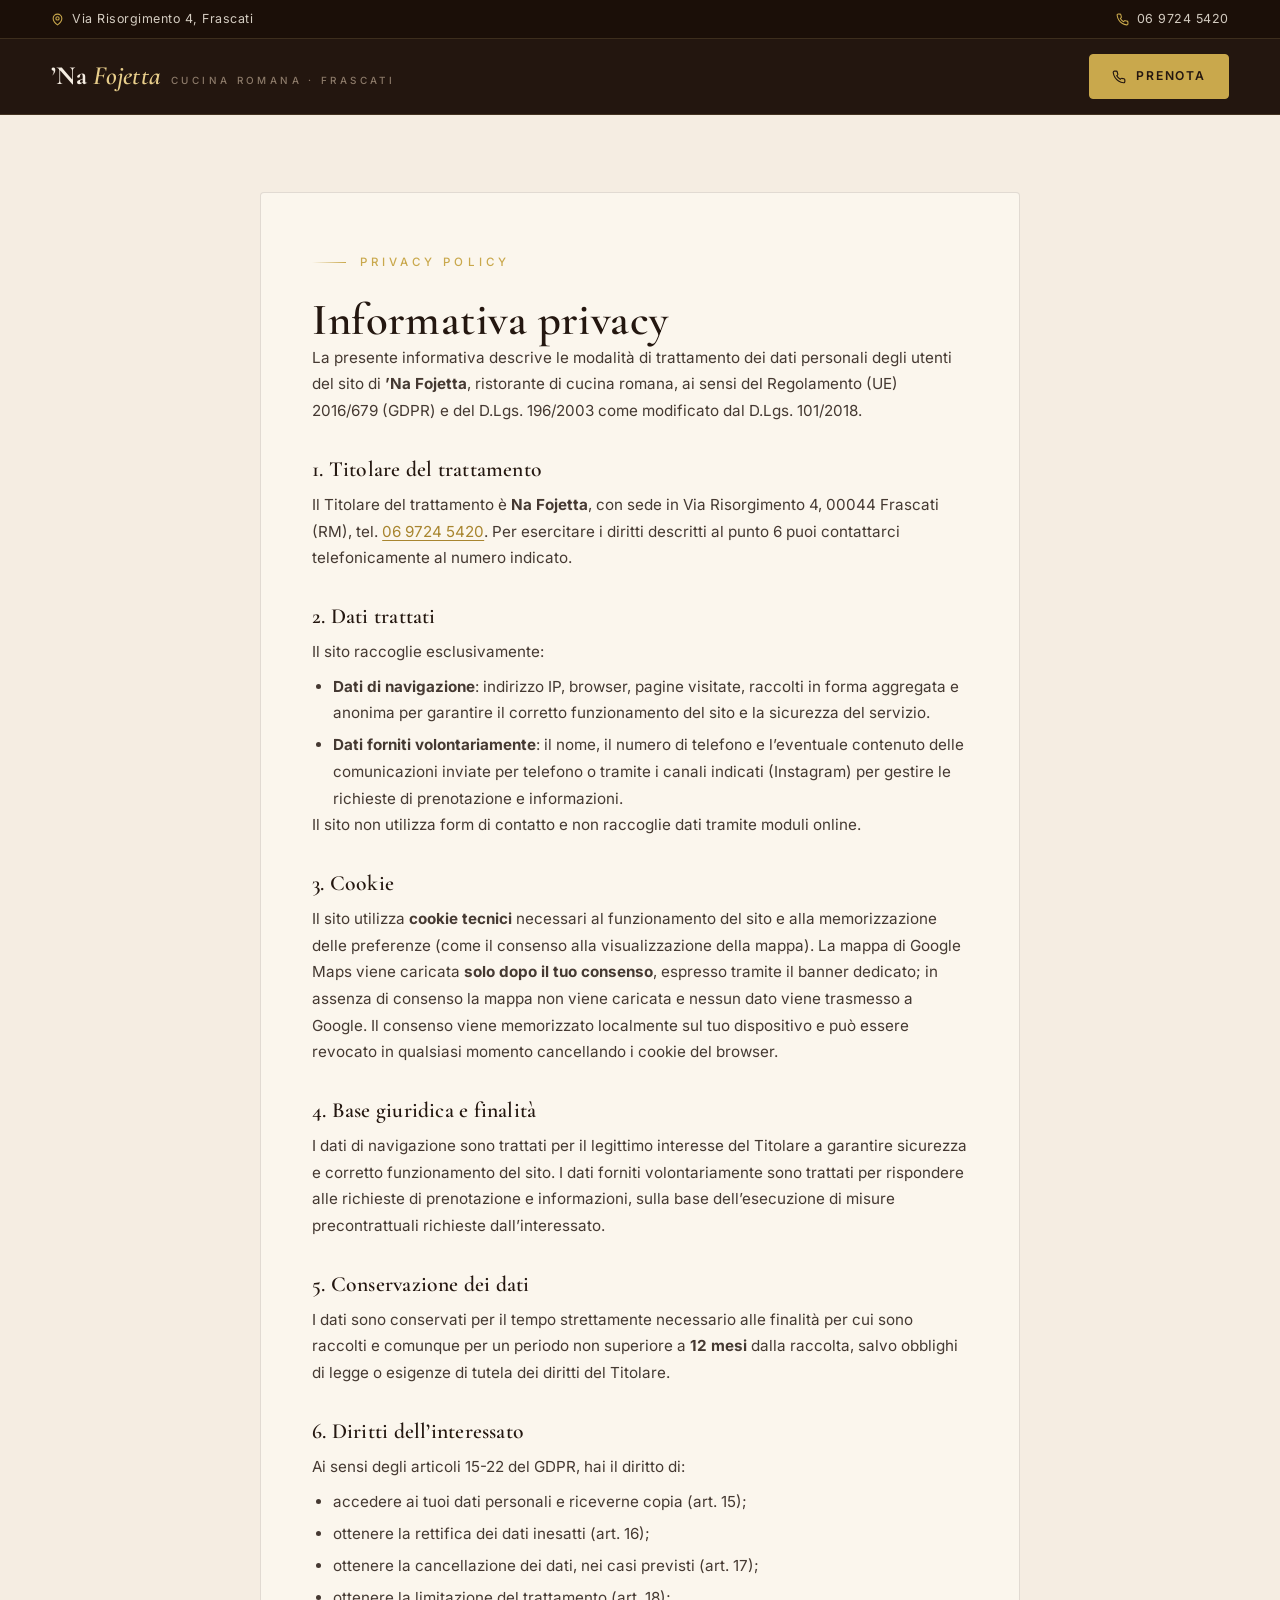
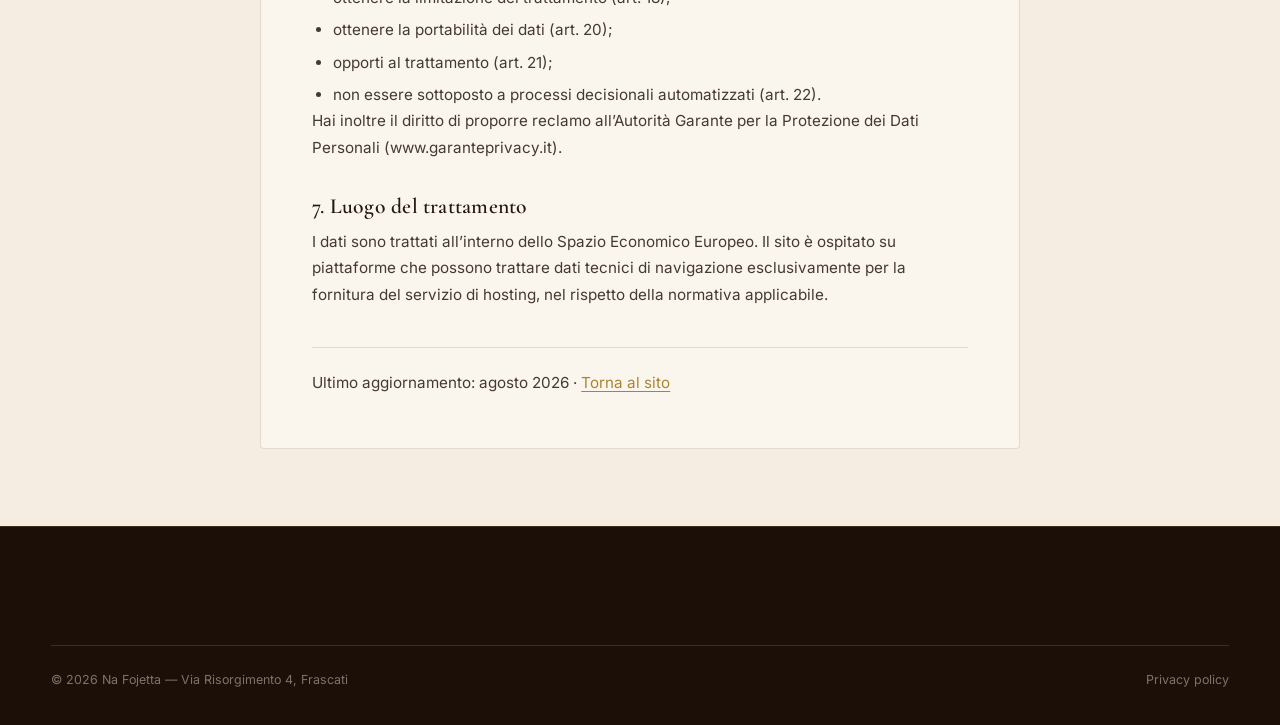
<file: privacy.html>
<!DOCTYPE html>
<html lang="it">
<head>
  <meta charset="UTF-8">
  <meta name="viewport" content="width=device-width, initial-scale=1.0">
  <title>Privacy policy — Na Fojetta, Frascati</title>
  <meta name="description" content="Privacy policy del sito di Na Fojetta, ristorante di cucina romana in Via Risorgimento 4, Frascati: dati trattati, cookie, diritti dell'interessato.">
  <link rel="canonical" href="https://nafojetta.example.com/privacy.html">
  <meta name="robots" content="index, follow">
  <link rel="preload" as="font" type="font/woff2" crossorigin href="fonts/font-02.woff2">
  <link rel="preload" as="font" type="font/woff2" crossorigin href="fonts/font-05.woff2">
  <link rel="stylesheet" href="css/variables.css">
  <link rel="stylesheet" href="css/base.css">
  <link rel="stylesheet" href="css/components.css">
  <link rel="stylesheet" href="fonts/fonts.css">
</head>
<body>

  <a class="skip-link" href="#main">Salta al contenuto</a>

  <div class="topbar">
    <div class="container topbar__inner">
      <span class="topbar__item topbar__addr">
        <svg width="13" height="13" viewBox="0 0 24 24" fill="none" stroke="currentColor" stroke-width="2" aria-hidden="true"><path d="M20 10c0 6-8 12-8 12S4 16 4 10a8 8 0 1 1 16 0Z"/><circle cx="12" cy="10" r="3"/></svg>
        Via Risorgimento 4, Frascati
      </span>
      <a class="topbar__item topbar__tel" href="tel:+390697245420">
        <svg width="13" height="13" viewBox="0 0 24 24" fill="none" stroke="currentColor" stroke-width="2" aria-hidden="true"><path d="M22 16.9v3a2 2 0 0 1-2.2 2 19.8 19.8 0 0 1-8.6-3.1 19.5 19.5 0 0 1-6-6A19.8 19.8 0 0 1 2.1 4.2 2 2 0 0 1 4.1 2h3a2 2 0 0 1 2 1.7c.1 1 .4 2 .7 2.9a2 2 0 0 1-.4 2.1L8.1 10a16 16 0 0 0 6 6l1.3-1.3a2 2 0 0 1 2.1-.4c.9.3 1.9.6 2.9.7a2 2 0 0 1 1.6 2Z"/></svg>
        06 9724 5420
      </a>
    </div>
  </div>

  <header class="header">
    <div class="container header__inner">
      <a class="brand" href="index.html" aria-label="Na Fojetta — torna alla home">
        <span class="brand__name">&rsquo;Na <em>Fojetta</em></span>
        <span class="brand__tag">Cucina romana · Frascati</span>
      </a>
      <nav class="nav" aria-label="Navigazione">
        <a class="btn btn-gold nav__cta" href="tel:+390697245420">
          <svg width="14" height="14" viewBox="0 0 24 24" fill="none" stroke="currentColor" stroke-width="2" aria-hidden="true"><path d="M22 16.9v3a2 2 0 0 1-2.2 2 19.8 19.8 0 0 1-8.6-3.1 19.5 19.5 0 0 1-6-6A19.8 19.8 0 0 1 2.1 4.2 2 2 0 0 1 4.1 2h3a2 2 0 0 1 2 1.7c.1 1 .4 2 .7 2.9a2 2 0 0 1-.4 2.1L8.1 10a16 16 0 0 0 6 6l1.3-1.3a2 2 0 0 1 2.1-.4c.9.3 1.9.6 2.9.7a2 2 0 0 1 1.6 2Z"/></svg>
          Prenota
        </a>
      </nav>
    </div>
  </header>

  <main id="main" class="page">
    <div class="container">
      <div class="page__card">
        <span class="eyebrow">Privacy policy</span>
        <h1>Informativa privacy</h1>
        <p>La presente informativa descrive le modalità di trattamento dei dati personali degli utenti del sito di <strong>&rsquo;Na Fojetta</strong>, ristorante di cucina romana, ai sensi del Regolamento (UE) 2016/679 (GDPR) e del D.Lgs. 196/2003 come modificato dal D.Lgs. 101/2018.</p>

        <h2>1. Titolare del trattamento</h2>
        <p>Il Titolare del trattamento è <strong>Na Fojetta</strong>, con sede in Via Risorgimento 4, 00044 Frascati (RM), tel. <a href="tel:+390697245420">06 9724 5420</a>. Per esercitare i diritti descritti al punto 6 puoi contattarci telefonicamente al numero indicato.</p>

        <h2>2. Dati trattati</h2>
        <p>Il sito raccoglie esclusivamente:</p>
        <ul>
          <li><strong>Dati di navigazione</strong>: indirizzo IP, browser, pagine visitate, raccolti in forma aggregata e anonima per garantire il corretto funzionamento del sito e la sicurezza del servizio.</li>
          <li><strong>Dati forniti volontariamente</strong>: il nome, il numero di telefono e l&rsquo;eventuale contenuto delle comunicazioni inviate per telefono o tramite i canali indicati (Instagram) per gestire le richieste di prenotazione e informazioni.</li>
        </ul>
        <p>Il sito non utilizza form di contatto e non raccoglie dati tramite moduli online.</p>

        <h2>3. Cookie</h2>
        <p>Il sito utilizza <strong>cookie tecnici</strong> necessari al funzionamento del sito e alla memorizzazione delle preferenze (come il consenso alla visualizzazione della mappa). La mappa di Google Maps viene caricata <strong>solo dopo il tuo consenso</strong>, espresso tramite il banner dedicato; in assenza di consenso la mappa non viene caricata e nessun dato viene trasmesso a Google. Il consenso viene memorizzato localmente sul tuo dispositivo e può essere revocato in qualsiasi momento cancellando i cookie del browser.</p>

        <h2>4. Base giuridica e finalità</h2>
        <p>I dati di navigazione sono trattati per il legittimo interesse del Titolare a garantire sicurezza e corretto funzionamento del sito. I dati forniti volontariamente sono trattati per rispondere alle richieste di prenotazione e informazioni, sulla base dell&rsquo;esecuzione di misure precontrattuali richieste dall&rsquo;interessato.</p>

        <h2>5. Conservazione dei dati</h2>
        <p>I dati sono conservati per il tempo strettamente necessario alle finalità per cui sono raccolti e comunque per un periodo non superiore a <strong>12 mesi</strong> dalla raccolta, salvo obblighi di legge o esigenze di tutela dei diritti del Titolare.</p>

        <h2>6. Diritti dell&rsquo;interessato</h2>
        <p>Ai sensi degli articoli 15-22 del GDPR, hai il diritto di:</p>
        <ul>
          <li>accedere ai tuoi dati personali e riceverne copia (art. 15);</li>
          <li>ottenere la rettifica dei dati inesatti (art. 16);</li>
          <li>ottenere la cancellazione dei dati, nei casi previsti (art. 17);</li>
          <li>ottenere la limitazione del trattamento (art. 18);</li>
          <li>ottenere la portabilità dei dati (art. 20);</li>
          <li>opporti al trattamento (art. 21);</li>
          <li>non essere sottoposto a processi decisionali automatizzati (art. 22).</li>
        </ul>
        <p>Hai inoltre il diritto di proporre reclamo all&rsquo;Autorità Garante per la Protezione dei Dati Personali (www.garanteprivacy.it).</p>

        <h2>7. Luogo del trattamento</h2>
        <p>I dati sono trattati all&rsquo;interno dello Spazio Economico Europeo. Il sito è ospitato su piattaforme che possono trattare dati tecnici di navigazione esclusivamente per la fornitura del servizio di hosting, nel rispetto della normativa applicabile.</p>

        <p class="page__meta">Ultimo aggiornamento: agosto 2026 · <a href="index.html">Torna al sito</a></p>
      </div>
    </div>
  </main>

  <footer class="footer">
    <div class="container">
      <div class="footer__bottom">
        <span>© 2026 Na Fojetta — Via Risorgimento 4, Frascati</span>
        <a href="privacy.html">Privacy policy</a>
      </div>
    </div>
  </footer>

</body>
</html>
</file>
<file: css/variables.css>
/* ============================================================
   'NA FOJETTA — Frascati · Cucina romana
   Design system — 6 token di brand (antico tinello, vintage caldo)
   Fonte di verità dei token: questo file. Un blocco :root identico
   è inlined nel <head> di index.html come critical CSS.
   ============================================================ */

:root {
  /* 2 toni di fondo scuri */
  --ink: #241710;        /* marrone notte — sfondo principale scuro */
  --marble: #332319;     /* marrone card su fondo scuro */

  /* accent + accent chiaro */
  --gold: #C9A84C;       /* oro vecchio */
  --gold-soft: #E8CE8B;  /* oro chiaro */

  /* testo + muted */
  --ivory: #F5EDE2;      /* crema — testo principale / sfondi chiari */
  --muted: #8D7B6A;      /* marrone grigio — testo secondario */

  /* derivati interni (non token) */
  --ivory-deep: #EDE2D0;   /* crema più profonda per bordi/sfondi alternati */
  --ivory-panel: #FBF6ED;  /* card su sfondi chiari */
  --line-dark: rgba(232, 206, 139, 0.16);
  --line-light: rgba(36, 23, 16, 0.12);
  --shadow-card: 0 18px 44px rgba(36, 23, 16, 0.14);
  --shadow-card-dark: 0 18px 44px rgba(0, 0, 0, 0.34);

  /* tipografia */
  --font-display: 'Cormorant Garamond', 'Georgia', serif;
  --font-body: 'Inter', 'Segoe UI', sans-serif;

  /* layout */
  --header-h: 76px;
  --header-h-mobile: 64px;
  --container: 1180px;
  --radius: 4px;
  --radius-lg: 10px;
  --ease-out: cubic-bezier(0.22, 1, 0.36, 1);

  /* z-index ladder */
  --z-header: 1000;
  --z-menu: 990;
  --z-progress: 1001;
  --z-sticky-cta: 980;
  --z-cookie: 1100;
  --z-lightbox: 1200;
}

::selection {
  background: var(--gold);
  color: var(--ink);
}

:focus-visible {
  outline: 2px solid var(--gold);
  outline-offset: 3px;
}
</file>
<file: css/base.css>
/* ============================================================
   'NA FOJETTA — base.css
   Reset, tipografia, layout, bottoni, elementi globali.
   ============================================================ */

*, *::before, *::after {
  box-sizing: border-box;
  margin: 0;
  padding: 0;
}

html {
  -webkit-text-size-adjust: 100%;
  scroll-padding-top: calc(var(--header-h) + 16px);
}

body {
  font-family: var(--font-body);
  font-weight: 400;
  font-size: 1rem;
  line-height: 1.7;
  color: var(--ivory);
  background: var(--ink);
  -webkit-font-smoothing: antialiased;
  overflow-x: hidden;
}

img {
  display: block;
  max-width: 100%;
  height: auto;
}

a {
  color: inherit;
  text-decoration: none;
}

ul, ol {
  list-style: none;
}

button {
  font-family: inherit;
  border: 0;
  background: none;
  cursor: pointer;
  color: inherit;
}

h1, h2, h3, h4 {
  font-family: var(--font-display);
  font-weight: 600;
  line-height: 1.12;
  letter-spacing: 0.01em;
}

h2 {
  font-size: clamp(2.1rem, 4.2vw, 3.3rem);
}

h3 {
  font-size: 1.45rem;
}

p + p {
  margin-top: 1rem;
}

/* ---------- Accessibilità ---------- */

.skip-link {
  position: fixed;
  top: -100px;
  left: 16px;
  z-index: 1300;
  padding: 10px 18px;
  background: var(--gold);
  color: var(--ink);
  font-weight: 600;
  font-size: 0.85rem;
  border-radius: var(--radius);
  transition: top 0.25s var(--ease-out);
}

.skip-link:focus {
  top: 14px;
}

.sr-only {
  position: absolute;
  width: 1px;
  height: 1px;
  padding: 0;
  margin: -1px;
  overflow: hidden;
  clip: rect(0 0 0 0);
  white-space: nowrap;
  border: 0;
}

/* ---------- Layout ---------- */

.container {
  width: min(var(--container), 92%);
  margin-inline: auto;
}

.section {
  padding: clamp(3.5rem, 7vw, 6rem) 0;
  position: relative;
}

.section--dark {
  background: var(--ink);
  color: var(--ivory);
}

.section--light {
  background: var(--ivory);
  color: var(--ink);
}

.section--marble {
  background: var(--marble);
  color: var(--ivory);
}

/* ---------- Eyebrow + hairline (pattern fisso) ---------- */

.eyebrow {
  display: inline-flex;
  align-items: center;
  gap: 14px;
  font-size: 0.72rem;
  font-weight: 500;
  letter-spacing: 0.35em;
  text-transform: uppercase;
  color: var(--gold);
  margin-bottom: 1.4rem;
}

.eyebrow::before {
  content: '';
  width: 34px;
  height: 1px;
  background: linear-gradient(90deg, transparent, var(--gold));
}

.hairline {
  height: 1px;
  width: 100%;
  max-width: 420px;
  margin: 2rem 0 0;
  background: linear-gradient(90deg, transparent, var(--gold), transparent);
  border: 0;
  opacity: 0.55;
}

.section-head {
  max-width: 640px;
  margin-bottom: clamp(2.6rem, 5vw, 4rem);
}

.section-head--center {
  margin-inline: auto;
  text-align: center;
}

.section-head--center .eyebrow {
  justify-content: center;
}

.section-head--center .eyebrow::before {
  display: none;
}

.section-head p {
  margin-top: 1.1rem;
  color: var(--muted);
  font-size: 1.02rem;
}

.section--dark .section-head p,
.section--marble .section-head p {
  color: rgba(245, 237, 226, 0.62);
}

/* Parola chiave in italic serif accent (copy scritto per l'evidenziazione) */
.accent {
  font-family: var(--font-display);
  font-style: italic;
  font-weight: 500;
  color: var(--gold);
}

.section--light .accent {
  color: #A8852F;
}

/* ---------- Bottoni ---------- */

.btn {
  position: relative;
  display: inline-flex;
  align-items: center;
  justify-content: center;
  gap: 10px;
  padding: 0.95rem 1.9rem;
  font-family: var(--font-body);
  font-size: 0.86rem;
  font-weight: 600;
  letter-spacing: 0.14em;
  text-transform: uppercase;
  border-radius: var(--radius);
  overflow: hidden;
  transition: background 0.35s var(--ease-out), color 0.35s var(--ease-out), border-color 0.35s var(--ease-out), box-shadow 0.35s var(--ease-out), transform 0.2s var(--ease-out);
}

.btn:active {
  transform: translateY(1px);
}

.btn svg {
  flex: 0 0 auto;
}

.btn-gold {
  background: var(--gold);
  color: var(--ink);
  border: 1px solid var(--gold);
}

.btn-gold::before {
  content: '';
  position: absolute;
  top: 0;
  left: -80%;
  width: 50%;
  height: 100%;
  background: linear-gradient(90deg, transparent, rgba(255, 255, 255, 0.28), transparent);
  transform: skewX(-25deg);
  transition: left 0.6s var(--ease-out);
}

.btn-gold:hover {
  background: transparent;
  color: var(--gold-soft);
  box-shadow: 0 0 0 1px rgba(201, 168, 76, 0.55) inset;
}

.btn-gold:hover::before {
  left: 130%;
}

.btn-outline {
  background: transparent;
  color: var(--ivory);
  border: 1px solid rgba(245, 237, 226, 0.35);
}

.btn-outline:hover {
  border-color: var(--gold);
  color: var(--gold-soft);
  box-shadow: 0 0 0 1px rgba(201, 168, 76, 0.35) inset;
}

.btn-outline--light {
  color: var(--ink);
  border-color: rgba(36, 23, 16, 0.35);
}

.btn-outline--light:hover {
  color: #A8852F;
  border-color: var(--gold);
}

.btn-lg {
  padding: 1.05rem 2.3rem;
  font-size: 0.92rem;
}

/* ---------- Immagini: fallback elegante + anti-CLS ---------- */

.img-fallback {
  background: linear-gradient(135deg, var(--marble) 0%, var(--ink) 55%, #4a3527 100%);
  position: relative;
  min-height: 220px;
}

.img-fallback::after {
  content: 'Na Fojetta';
  position: absolute;
  inset: 0;
  display: flex;
  align-items: center;
  justify-content: center;
  font-family: var(--font-display);
  font-style: italic;
  font-size: 2rem;
  color: var(--gold);
  opacity: 0.6;
}

/* ---------- Progress bar (CSS puro, scroll-driven) ---------- */

.progress-bar {
  position: fixed;
  top: 0;
  left: 0;
  right: 0;
  height: 3px;
  z-index: var(--z-progress);
  background: linear-gradient(90deg, var(--gold), var(--gold-soft));
  transform-origin: 0 50%;
  animation: progressGrow linear both;
  animation-timeline: scroll(root);
  animation-duration: auto;
  pointer-events: none;
}

@keyframes progressGrow {
  from { transform: scaleX(0); }
  to { transform: scaleX(1); }
}

@supports not (animation-timeline: scroll()) {
  .progress-bar {
    display: none;
  }
}

/* ---------- Reveal (pre-hide gestito da GSAP, mai in CSS) ---------- */

.reveal {
  will-change: opacity, transform;
}
</file>
<file: css/components.css>
/* ============================================================
   'NA FOJETTA — components.css (parte 1)
   Topbar, nav, menu mobile, hero, ticker, chi siamo.
   ============================================================ */

/* ---------- Topbar ---------- */

.topbar {
  background: #1B0F08;
  color: rgba(245, 237, 226, 0.85);
  font-size: 0.78rem;
  letter-spacing: 0.04em;
  border-bottom: 1px solid var(--line-dark);
}

.topbar__inner {
  display: flex;
  align-items: center;
  justify-content: space-between;
  gap: 1rem;
  min-height: 38px;
}

.topbar__left {
  display: flex;
  align-items: center;
  gap: 1.4rem;
  min-width: 0;
}

.topbar__item {
  display: inline-flex;
  align-items: center;
  gap: 0.5rem;
  white-space: nowrap;
}

.topbar__item svg {
  color: var(--gold);
}

.topbar__item a:hover {
  color: var(--gold-soft);
}

.topbar__addr {
  overflow: hidden;
  text-overflow: ellipsis;
}

/* ---------- Status pill ---------- */

.status-pill {
  display: inline-flex;
  align-items: center;
  gap: 8px;
  padding: 5px 12px;
  border-radius: 999px;
  font-size: 0.72rem;
  font-weight: 600;
  letter-spacing: 0.08em;
  text-transform: uppercase;
  border: 1px solid;
  white-space: nowrap;
}

.status-pill--topbar {
  font-size: 0.68rem;
  padding: 4px 10px;
}

.status-pill .dot {
  width: 7px;
  height: 7px;
  border-radius: 50%;
  flex: 0 0 auto;
}

.status-pill--open {
  color: #B9D48A;
  border-color: rgba(185, 212, 138, 0.4);
}

.status-pill--open .dot {
  background: #9CC469;
  animation: dotPulse 2s ease-in-out infinite;
}

.status-pill--closed {
  color: rgba(245, 237, 226, 0.55);
  border-color: rgba(245, 237, 226, 0.22);
}

.status-pill--closed .dot {
  background: var(--muted);
}

@keyframes dotPulse {
  0%, 100% { opacity: 1; transform: scale(1); }
  50% { opacity: 0.45; transform: scale(0.8); }
}

/* ---------- Header / Nav ---------- */

.header {
  position: sticky;
  top: 0;
  z-index: var(--z-header);
  height: var(--header-h);
  background: rgba(36, 23, 16, 0.86);
  -webkit-backdrop-filter: blur(14px);
  backdrop-filter: blur(14px);
  border-bottom: 1px solid var(--line-dark);
}

.header__inner {
  height: 100%;
  display: flex;
  align-items: center;
  justify-content: space-between;
  gap: 1.5rem;
}

.brand {
  display: flex;
  align-items: baseline;
  gap: 10px;
  line-height: 1;
}

.brand__name {
  font-family: var(--font-display);
  font-weight: 700;
  font-size: 1.65rem;
  letter-spacing: 0.01em;
  color: var(--ivory);
}

.brand__name em {
  font-style: italic;
  font-weight: 600;
  color: var(--gold-soft);
}

.brand__tag {
  font-size: 0.62rem;
  font-weight: 500;
  letter-spacing: 0.34em;
  text-transform: uppercase;
  color: var(--muted);
}

.nav {
  display: flex;
  align-items: center;
  gap: 2rem;
}

.nav__links {
  display: flex;
  align-items: center;
  gap: 1.7rem;
}

.nav__link {
  font-size: 0.8rem;
  font-weight: 500;
  letter-spacing: 0.16em;
  text-transform: uppercase;
  color: rgba(245, 237, 226, 0.78);
  position: relative;
  padding: 6px 0;
  transition: color 0.3s;
}

.nav__link::after {
  content: '';
  position: absolute;
  left: 0;
  bottom: 0;
  width: 100%;
  height: 1px;
  background: var(--gold);
  transform: scaleX(0);
  transform-origin: left;
  transition: transform 0.35s var(--ease-out);
}

.nav__link:hover {
  color: var(--ivory);
}

.nav__link:hover::after {
  transform: scaleX(1);
}

.nav__cta {
  padding: 0.7rem 1.4rem;
  font-size: 0.76rem;
}

/* ---------- Burger ---------- */

.burger {
  display: none;
  width: 44px;
  height: 44px;
  align-items: center;
  justify-content: center;
  gap: 0;
  border: 1px solid var(--line-dark);
  border-radius: var(--radius);
  position: relative;
}

.burger__line {
  display: block;
  width: 20px;
  height: 2px;
  background: var(--ivory);
  border-radius: 2px;
  transition: transform 0.35s var(--ease-out), opacity 0.25s;
}

.burger__line + .burger__line {
  margin-top: 5px;
}

.burger[aria-expanded="true"] .burger__line:nth-child(1) {
  transform: translateY(7px) rotate(45deg);
}

.burger[aria-expanded="true"] .burger__line:nth-child(2) {
  opacity: 0;
}

.burger[aria-expanded="true"] .burger__line:nth-child(3) {
  transform: translateY(-7px) rotate(-45deg);
}

/* ---------- Menu mobile ---------- */

.mobile-menu {
  position: fixed;
  top: var(--header-h);
  left: 0;
  right: 0;
  z-index: var(--z-menu);
  background: var(--ink);
  border-bottom: 1px solid var(--line-dark);
  padding: 1.4rem 4% 2rem;
  transform: translateY(calc(-100% - var(--header-h)));
  visibility: hidden;
  transition: transform 0.45s var(--ease-out), visibility 0s linear 0.45s;
}

.mobile-menu.is-open {
  transform: translateY(0);
  visibility: visible;
  transition: transform 0.45s var(--ease-out);
}

.mobile-menu__link {
  display: block;
  padding: 0.85rem 0;
  font-family: var(--font-display);
  font-size: 1.5rem;
  font-weight: 600;
  color: var(--ivory);
  border-bottom: 1px solid var(--line-dark);
  transition: color 0.3s, padding-left 0.35s var(--ease-out);
}

.mobile-menu__link:hover {
  color: var(--gold-soft);
  padding-left: 0.6rem;
}

.mobile-menu__cta {
  margin-top: 1.4rem;
  width: 100%;
}

/* ---------- Hero ---------- */

.hero {
  position: relative;
  min-height: 100vh;
  min-height: 100svh;
  display: flex;
  align-items: center;
  overflow: hidden;
  background: var(--ink);
}

.hero__media {
  position: absolute;
  inset: 0;
}

.hero__media img {
  width: 100%;
  height: 100%;
  object-fit: cover;
}

.hero__overlay {
  position: absolute;
  inset: 0;
  background:
    radial-gradient(120% 90% at 70% 10%, rgba(36, 23, 16, 0.25) 0%, rgba(36, 23, 16, 0.62) 55%, rgba(27, 15, 8, 0.9) 100%);
}

.hero__noise {
  position: absolute;
  inset: 0;
  opacity: 0.05;
  background-image: url("data:image/svg+xml,%3Csvg xmlns='http://www.w3.org/2000/svg' width='140' height='140'%3E%3Cfilter id='n'%3E%3CfeTurbulence type='fractalNoise' baseFrequency='0.9' numOctaves='2'/%3E%3C/filter%3E%3Crect width='140' height='140' filter='url(%23n)' opacity='0.6'/%3E%3C/svg%3E");
  pointer-events: none;
}

.hero__inner {
  position: relative;
  z-index: 2;
  padding: calc(var(--header-h) + 3rem) 0 6rem;
}

.hero__badge {
  position: relative;
  overflow: hidden;
  display: inline-flex;
  align-items: center;
  gap: 10px;
  padding: 7px 16px;
  border: 1px solid rgba(232, 206, 139, 0.45);
  border-radius: 999px;
  font-size: 0.72rem;
  font-weight: 500;
  letter-spacing: 0.3em;
  text-transform: uppercase;
  color: var(--gold-soft);
  opacity: 0;
  animation: fadeDown 0.8s var(--ease-out) forwards;
  animation-delay: 0.1s;
}

.hero__badge::after {
  content: '';
  position: absolute;
  top: 0;
  left: -80%;
  width: 50%;
  height: 100%;
  background: linear-gradient(90deg, transparent, rgba(255, 255, 255, 0.18), transparent);
  transform: skewX(-25deg);
  animation: badgeShine 3.4s 1.8s ease-in-out infinite;
}

@keyframes badgeShine {
  0%, 60% { left: -80%; }
  100% { left: 130%; }
}

.hero__title {
  margin: 1.6rem 0 1.4rem;
  font-size: clamp(2.9rem, 7.4vw, 5.6rem);
  font-weight: 600;
  line-height: 1.02;
  letter-spacing: 0.005em;
  max-width: 15ch;
}

.hero__title .word {
  display: inline-block;
  overflow: hidden;
  vertical-align: bottom;
  margin-right: 0.24em;
}

.hero__title .word span {
  display: inline-block;
  opacity: 0;
  transform: translateY(105%);
  animation: wordReveal 0.95s var(--ease-out) forwards;
}

@keyframes wordReveal {
  to {
    opacity: 1;
    transform: translateY(0);
  }
}

.hero__sub {
  max-width: 52ch;
  font-size: clamp(1rem, 1.6vw, 1.13rem);
  line-height: 1.75;
  color: rgba(245, 237, 226, 0.82);
  opacity: 0;
  animation: fadeUp 0.9s var(--ease-out) forwards;
  animation-delay: 0.75s;
}

.hero__status-row {
  margin-top: 1.5rem;
  opacity: 0;
  animation: fadeUp 0.9s var(--ease-out) forwards;
  animation-delay: 0.85s;
}

.hero__status-row .status-pill {
  font-size: 0.78rem;
  text-transform: none;
  letter-spacing: 0.03em;
  padding: 8px 16px;
}

.hero__cta-row {
  display: flex;
  flex-wrap: wrap;
  gap: 1rem;
  margin-top: 2.2rem;
  opacity: 0;
  animation: fadeUp 0.9s var(--ease-out) forwards;
  animation-delay: 0.9s;
}

.hero__rating {
  display: inline-flex;
  align-items: center;
  flex-wrap: wrap;
  gap: 12px;
  margin-top: 2.4rem;
  opacity: 0;
  animation: fadeUp 0.9s var(--ease-out) forwards;
  animation-delay: 1.05s;
}

.hero__stars {
  display: inline-flex;
  gap: 3px;
}

.hero__stars svg {
  color: var(--gold);
}

.hero__rating-text {
  font-size: 0.86rem;
  color: rgba(245, 237, 226, 0.78);
}

.hero__rating-text strong {
  color: var(--ivory);
  font-weight: 600;
}

@keyframes fadeUp {
  from { opacity: 0; transform: translateY(26px); }
  to { opacity: 1; transform: translateY(0); }
}

@keyframes fadeDown {
  from { opacity: 0; transform: translateY(-18px); }
  to { opacity: 1; transform: translateY(0); }
}

/* Scroll indicator */
.hero__scroll {
  position: absolute;
  left: 50%;
  bottom: 26px;
  transform: translateX(-50%);
  z-index: 2;
  opacity: 0;
  animation: fadeUp 1s var(--ease-out) forwards;
  animation-delay: 1.25s;
}

.scroll-hint {
  width: 26px;
  height: 42px;
  border: 1px solid rgba(245, 237, 226, 0.4);
  border-radius: 14px;
  display: flex;
  justify-content: center;
  padding-top: 8px;
}

.scroll-hint__dot {
  width: 4px;
  height: 8px;
  border-radius: 4px;
  background: var(--gold-soft);
  animation: wheelDrop 1.7s var(--ease-out) infinite;
}

@keyframes wheelDrop {
  0% { transform: translateY(0); opacity: 1; }
  70% { transform: translateY(14px); opacity: 0; }
  100% { transform: translateY(0); opacity: 0; }
}

/* ---------- Ticker ---------- */

.ticker {
  background: #1B0F08;
  border-top: 1px solid var(--line-dark);
  border-bottom: 1px solid var(--line-dark);
  padding: 1.05rem 0;
  overflow: hidden;
}

.ticker-track {
  display: flex;
  width: max-content;
  animation: tickerScroll 38s linear infinite;
}

.ticker:hover .ticker-track {
  animation-play-state: paused;
}

.ticker__group {
  display: flex;
  align-items: center;
  flex: 0 0 auto;
}

.ticker__item {
  display: inline-flex;
  align-items: center;
  gap: 2.2rem;
  padding-right: 2.2rem;
  font-family: var(--font-display);
  font-style: italic;
  font-size: 1.28rem;
  color: var(--gold-soft);
  white-space: nowrap;
}

.ticker__item::after {
  content: '';
  width: 5px;
  height: 5px;
  border-radius: 50%;
  background: var(--gold);
  opacity: 0.6;
  flex: 0 0 auto;
}

@keyframes tickerScroll {
  to { transform: translateX(-50%); }
}

/* ---------- Chi siamo ---------- */

.about__grid {
  display: grid;
  grid-template-columns: 1.05fr 1fr;
  gap: clamp(2.4rem, 5vw, 4.5rem);
  align-items: center;
}

.about__media {
  display: grid;
  grid-template-columns: 1fr 1fr;
  gap: 1.2rem;
  align-items: end;
}

.about__figure {
  overflow: hidden;
  border-radius: var(--radius);
  border: 1px solid rgba(201, 168, 76, 0.25);
  box-shadow: var(--shadow-card);
  transition: transform 0.45s var(--ease-out), border-color 0.45s var(--ease-out), box-shadow 0.45s var(--ease-out);
}

.about__figure:first-child {
  transform: translateY(14px);
}

.about__figure:hover {
  border-color: rgba(201, 168, 76, 0.55);
  box-shadow: 0 24px 52px rgba(36, 23, 16, 0.2);
}

.about__figure:first-child:hover {
  transform: translateY(10px);
}

.about__figure:not(:first-child):hover {
  transform: translateY(-4px);
}

.about__figure img {
  width: 100%;
  height: 100%;
  object-fit: cover;
  aspect-ratio: 4 / 5;
}

.about__figure:first-child img {
  aspect-ratio: 4 / 5.6;
}

.about__body p {
  color: rgba(36, 23, 16, 0.82);
}

.about__quote {
  margin: 1.6rem 0;
  padding: 1.2rem 1.4rem;
  border-left: 2px solid var(--gold);
  background: var(--ivory-panel);
  font-family: var(--font-display);
  font-style: italic;
  font-size: 1.18rem;
  line-height: 1.55;
  color: var(--ink);
}

.about__quote strong {
  font-weight: 600;
  color: #A8852F;
}

/* Stats */
.stats {
  display: grid;
  grid-template-columns: repeat(3, 1fr);
  gap: 1rem;
  margin-top: 2.6rem;
  border-top: 1px solid var(--line-light);
  padding-top: 2.2rem;
}

.stat {
  padding-right: 1rem;
}

.stat__number {
  font-family: var(--font-display);
  font-weight: 700;
  font-size: clamp(2.1rem, 3.4vw, 2.9rem);
  line-height: 1;
  color: var(--ink);
}

.stat__number .unit {
  color: #A8852F;
}

.stat__label {
  margin-top: 0.45rem;
  font-size: 0.76rem;
  font-weight: 500;
  letter-spacing: 0.14em;
  text-transform: uppercase;
  color: var(--muted);
}

/* ---------- Specialità / Menu ---------- */

.dishes-grid {
  display: grid;
  grid-template-columns: repeat(3, 1fr);
  gap: 1.4rem;
}

.dish-card {
  position: relative;
  background: var(--marble);
  border: 1px solid var(--line-dark);
  border-radius: var(--radius);
  overflow: hidden;
  box-shadow: var(--shadow-card-dark);
  transition: box-shadow 0.45s var(--ease-out), border-color 0.45s var(--ease-out), transform 0.45s var(--ease-out);
}

.dish-card:hover {
  box-shadow: 0 26px 60px rgba(0, 0, 0, 0.5);
  border-color: rgba(201, 168, 76, 0.5);
  transform: translateY(-4px);
}

.dish-card:hover .dish-card__tag {
  color: var(--gold-soft);
}

.dish-card--featured {
  grid-column: span 2;
  grid-row: span 2;
  border-color: rgba(201, 168, 76, 0.55);
}

.dish-card__media {
  overflow: hidden;
}

.dish-card__media img {
  width: 100%;
  aspect-ratio: 16 / 10;
  object-fit: cover;
  transition: transform 0.7s var(--ease-out);
}

.dish-card:hover .dish-card__media img {
  transform: scale(1.05);
}

.dish-card__body {
  padding: 1.3rem 1.5rem 1.5rem;
}

.dish-card__tag {
  display: block;
  font-size: 0.64rem;
  font-weight: 600;
  letter-spacing: 0.3em;
  text-transform: uppercase;
  color: var(--gold);
  margin-bottom: 0.5rem;
}

.dish-card__name {
  font-family: var(--font-display);
  font-size: 1.7rem;
  font-weight: 600;
  color: var(--ivory);
}

.dish-card--featured .dish-card__name {
  font-size: clamp(1.9rem, 3vw, 2.5rem);
}

.dish-card__desc {
  margin-top: 0.55rem;
  font-size: 0.92rem;
  line-height: 1.6;
  color: rgba(245, 237, 226, 0.68);
}

.dish-card--featured .dish-card__desc {
  font-size: 1rem;
  max-width: 46ch;
}

.dish-card__foot {
  display: flex;
  align-items: center;
  gap: 0.6rem;
  margin-top: 1rem;
  font-size: 0.74rem;
  font-weight: 500;
  letter-spacing: 0.12em;
  text-transform: uppercase;
  color: var(--gold-soft);
}

.dishes-note {
  margin-top: 2.4rem;
  text-align: center;
  font-size: 0.9rem;
  color: rgba(245, 237, 226, 0.55);
  font-style: italic;
}

/* ---------- Gallery ---------- */

.gallery-scroll {
  display: grid;
  grid-auto-flow: column;
  grid-auto-columns: 78%;
  gap: 1rem;
  overflow-x: auto;
  scroll-snap-type: x mandatory;
  scrollbar-width: thin;
  scrollbar-color: var(--gold) transparent;
  padding-bottom: 0.6rem;
}

.gallery-item {
  scroll-snap-align: start;
  position: relative;
  border-radius: var(--radius);
  overflow: hidden;
  border: 1px solid var(--line-light);
  cursor: zoom-in;
  background: var(--ivory-panel);
  transition: border-color 0.4s var(--ease-out), box-shadow 0.4s var(--ease-out);
}

.gallery-item:hover {
  border-color: rgba(201, 168, 76, 0.55);
  box-shadow: 0 22px 48px rgba(36, 23, 16, 0.18);
}

.gallery-item img {
  width: 100%;
  height: 100%;
  aspect-ratio: 4 / 5;
  object-fit: cover;
  transition: transform 0.7s var(--ease-out);
}

.gallery-item:hover img {
  transform: scale(1.05);
}

.gallery-item__cap {
  position: absolute;
  left: 0;
  right: 0;
  bottom: 0;
  padding: 2.2rem 1rem 0.9rem;
  background: linear-gradient(to top, rgba(27, 15, 8, 0.85), transparent);
  font-size: 0.82rem;
  font-weight: 500;
  letter-spacing: 0.06em;
  color: var(--ivory);
}

.swipe-hint {
  display: flex;
  align-items: center;
  justify-content: center;
  gap: 8px;
  margin-top: 1.1rem;
  font-size: 0.74rem;
  letter-spacing: 0.2em;
  text-transform: uppercase;
  color: var(--muted);
}

.swipe-hint svg {
  animation: swipeNudge 1.6s var(--ease-out) infinite;
}

@keyframes swipeNudge {
  0%, 100% { transform: translateX(0); }
  50% { transform: translateX(6px); }
}

.gallery-cta {
  margin-top: 2.6rem;
  text-align: center;
}

/* ---------- Lightbox ---------- */

.lightbox {
  position: fixed;
  inset: 0;
  z-index: var(--z-lightbox);
  background: rgba(15, 8, 3, 0.94);
  display: flex;
  align-items: center;
  justify-content: center;
  opacity: 0;
  pointer-events: none;
  transition: opacity 0.35s var(--ease-out);
}

.lightbox.is-open {
  opacity: 1;
  pointer-events: auto;
}

.lightbox__img {
  max-width: min(92vw, 1100px);
  max-height: 84vh;
  border-radius: var(--radius);
  border: 1px solid rgba(232, 206, 139, 0.3);
}

.lightbox__btn {
  position: absolute;
  display: flex;
  align-items: center;
  justify-content: center;
  width: 48px;
  height: 48px;
  border-radius: 50%;
  border: 1px solid rgba(245, 237, 226, 0.3);
  color: var(--ivory);
  background: rgba(36, 23, 16, 0.5);
  transition: border-color 0.3s, color 0.3s;
}

.lightbox__btn:hover {
  border-color: var(--gold);
  color: var(--gold-soft);
}

.lightbox__btn--close {
  top: 22px;
  right: 22px;
}

.lightbox__btn--prev {
  left: 18px;
  top: 50%;
  transform: translateY(-50%);
}

.lightbox__btn--next {
  right: 18px;
  top: 50%;
  transform: translateY(-50%);
}

.lightbox__count {
  position: absolute;
  bottom: 22px;
  left: 50%;
  transform: translateX(-50%);
  font-size: 0.78rem;
  letter-spacing: 0.2em;
  color: rgba(245, 237, 226, 0.6);
}

/* ---------- Recensioni ---------- */

.reviews__head {
  display: grid;
  grid-template-columns: auto 1fr;
  gap: clamp(1.6rem, 4vw, 3.2rem);
  align-items: center;
  margin-bottom: clamp(2.2rem, 4vw, 3.2rem);
}

.rating-badge {
  text-align: center;
  padding: 1.6rem 2rem;
  border: 1px solid rgba(201, 168, 76, 0.45);
  border-radius: var(--radius);
  background: rgba(232, 206, 139, 0.06);
}

.rating-badge__score {
  font-family: var(--font-display);
  font-weight: 700;
  font-size: 3.4rem;
  line-height: 1;
  color: var(--gold-soft);
}

.rating-badge__stars {
  display: inline-flex;
  gap: 3px;
  margin-top: 0.5rem;
}

.rating-badge__stars svg {
  color: var(--gold);
}

.rating-badge__count {
  margin-top: 0.45rem;
  font-size: 0.78rem;
  letter-spacing: 0.1em;
  text-transform: uppercase;
  color: rgba(245, 237, 226, 0.6);
}

.reviews__google {
  display: flex;
  align-items: center;
  gap: 1rem;
  color: rgba(245, 237, 226, 0.75);
}

.reviews__google p {
  font-size: 0.9rem;
  max-width: 42ch;
}

.reviews__google a {
  color: var(--gold-soft);
  border-bottom: 1px solid rgba(232, 206, 139, 0.4);
}

.reviews__google a:hover {
  border-color: var(--gold);
}

.carousel {
  position: relative;
  overflow: hidden;
}

.carousel__track {
  display: flex;
  transition: transform 0.65s var(--ease-out);
}

.review-card {
  flex: 0 0 100%;
  padding: 2rem 2.2rem;
  background: var(--marble);
  border: 1px solid var(--line-dark);
  border-radius: var(--radius);
  transition: border-color 0.4s var(--ease-out), box-shadow 0.4s var(--ease-out);
}

.review-card:hover {
  border-color: rgba(201, 168, 76, 0.45);
  box-shadow: 0 20px 48px rgba(0, 0, 0, 0.28);
}

.review-card__stars {
  display: inline-flex;
  gap: 3px;
  margin-bottom: 1rem;
}

.review-card__stars svg {
  color: var(--gold);
}

.review-card__text {
  font-size: 1.05rem;
  line-height: 1.7;
  font-style: italic;
  font-family: var(--font-display);
  color: var(--ivory);
}

.review-card__author {
  margin-top: 1.2rem;
  display: flex;
  align-items: center;
  gap: 10px;
  font-size: 0.86rem;
  color: rgba(245, 237, 226, 0.65);
}

.review-card__author strong {
  color: var(--gold-soft);
  font-weight: 600;
}

.carousel__dots {
  display: flex;
  justify-content: center;
  gap: 10px;
  margin-top: 1.6rem;
}

.carousel__dot {
  width: 9px;
  height: 9px;
  border-radius: 50%;
  background: rgba(245, 237, 226, 0.25);
  border: 0;
  padding: 0;
  transition: background 0.3s, transform 0.3s;
}

.carousel__dot:hover {
  background: rgba(232, 206, 139, 0.6);
}

.carousel__dot[aria-selected="true"] {
  background: var(--gold);
  transform: scale(1.25);
}

.carousel__arrow {
  position: absolute;
  top: 50%;
  transform: translateY(-50%);
  width: 44px;
  height: 44px;
  border-radius: 50%;
  border: 1px solid rgba(245, 237, 226, 0.25);
  color: var(--ivory);
  display: flex;
  align-items: center;
  justify-content: center;
  background: rgba(36, 23, 16, 0.55);
  transition: border-color 0.3s, color 0.3s, background 0.3s, transform 0.3s var(--ease-out);
}

.carousel__arrow:hover {
  border-color: var(--gold);
  color: var(--gold-soft);
  background: rgba(36, 23, 16, 0.85);
  transform: translateY(-50%) scale(1.08);
}

.carousel__arrow--prev {
  left: -14px;
}

.carousel__arrow--next {
  right: -14px;
}

/* ---------- Contatti ---------- */

.contact__grid {
  display: grid;
  grid-template-columns: 1fr 1.1fr;
  gap: clamp(2.4rem, 5vw, 4.5rem);
  align-items: start;
}

.contact__item {
  display: flex;
  gap: 1.1rem;
  padding: 1.15rem 0;
  border-bottom: 1px solid var(--line-light);
}

.contact__item:first-child {
  padding-top: 0;
}

.contact__icon {
  flex: 0 0 auto;
  width: 44px;
  height: 44px;
  display: flex;
  align-items: center;
  justify-content: center;
  border: 1px solid rgba(201, 168, 76, 0.4);
  border-radius: var(--radius);
  color: #A8852F;
}

.contact__label {
  font-size: 0.7rem;
  font-weight: 600;
  letter-spacing: 0.24em;
  text-transform: uppercase;
  color: var(--muted);
  margin-bottom: 0.2rem;
}

.contact__value {
  font-size: 1.02rem;
  color: var(--ink);
}

.contact__value a:hover {
  color: #A8852F;
}

.contact__phone {
  font-family: var(--font-display);
  font-weight: 700;
  font-size: 1.7rem;
  color: var(--ink);
  line-height: 1.2;
}

.contact__phone a:hover {
  color: #A8852F;
}

.hours-table {
  width: 100%;
  border-collapse: collapse;
  margin-top: 0.4rem;
}

.hours-table th,
.hours-table td {
  padding: 0.55rem 0.6rem;
  text-align: left;
  font-size: 0.92rem;
  border-bottom: 1px solid var(--line-light);
}

.hours-table th {
  font-size: 0.68rem;
  font-weight: 600;
  letter-spacing: 0.22em;
  text-transform: uppercase;
  color: var(--muted);
}

.hours-table td:first-child {
  font-weight: 500;
  color: var(--ink);
}

.hours-table td:last-child {
  text-align: right;
  color: #A8852F;
  font-weight: 500;
}

.hours-table tr.is-today td {
  background: rgba(201, 168, 76, 0.14);
  font-weight: 700;
}

.hours-table tbody tr:hover td {
  background: rgba(201, 168, 76, 0.08);
}

.hours-table tr.is-today td:first-child::after {
  content: ' · oggi';
  font-size: 0.72rem;
  letter-spacing: 0.08em;
  text-transform: uppercase;
  color: #A8852F;
  font-weight: 600;
}

.hours-note {
  margin-top: 0.8rem;
  font-size: 0.8rem;
  font-style: italic;
  color: var(--muted);
}

.contact__map {
  position: relative;
  border-radius: var(--radius);
  overflow: hidden;
  border: 1px solid var(--line-light);
  box-shadow: var(--shadow-card);
  background: var(--ivory-panel);
}

.contact__map iframe {
  display: block;
  width: 100%;
  height: 430px;
  border: 0;
}

.map-placeholder {
  position: absolute;
  inset: 0;
  display: flex;
  flex-direction: column;
  align-items: center;
  justify-content: center;
  gap: 0.9rem;
  text-align: center;
  padding: 2rem;
  background:
    linear-gradient(135deg, rgba(201, 168, 76, 0.08), transparent 60%),
    var(--ivory-panel);
  color: var(--muted);
}

.map-placeholder svg {
  color: #A8852F;
}

.map-placeholder p {
  font-size: 0.9rem;
  max-width: 34ch;
}

/* ---------- Sticky CTA mobile ---------- */

.sticky-cta {
  position: fixed;
  left: 0;
  right: 0;
  bottom: calc(10px + env(safe-area-inset-bottom));
  z-index: var(--z-sticky-cta);
  display: none;
  padding: 0 12px;
  transform: translateY(140%);
  transition: transform 0.5s var(--ease-out);
}

.sticky-cta.visible {
  transform: translateY(0);
}

.sticky-cta.hidden {
  transform: translateY(140%);
}

.sticky-cta__inner {
  display: grid;
  grid-template-columns: 1fr 1fr;
  gap: 10px;
  max-width: 560px;
  margin-inline: auto;
  padding: 10px;
  background: rgba(36, 23, 16, 0.92);
  -webkit-backdrop-filter: blur(12px);
  backdrop-filter: blur(12px);
  border: 1px solid var(--line-dark);
  border-radius: var(--radius-lg);
  box-shadow: 0 14px 40px rgba(0, 0, 0, 0.45);
}

.sticky-cta .btn {
  padding: 0.85rem 1rem;
  font-size: 0.8rem;
}

/* ---------- Cookie banner ---------- */

.cookie-banner {
  position: fixed;
  left: 50%;
  bottom: 18px;
  transform: translateX(-50%);
  z-index: var(--z-cookie);
  width: min(680px, 94vw);
  display: none;
  gap: 1.2rem;
  align-items: center;
  padding: 1.2rem 1.4rem;
  background: var(--marble);
  border: 1px solid rgba(201, 168, 76, 0.4);
  border-radius: var(--radius-lg);
  box-shadow: 0 22px 60px rgba(0, 0, 0, 0.5);
  color: rgba(245, 237, 226, 0.85);
  font-size: 0.86rem;
  line-height: 1.55;
}

.cookie-banner.is-visible {
  display: flex;
}

.cookie-banner a {
  color: var(--gold-soft);
  text-decoration: underline;
  text-underline-offset: 3px;
}

.cookie-banner__actions {
  display: flex;
  gap: 0.7rem;
  flex: 0 0 auto;
}

.cookie-banner .btn {
  padding: 0.7rem 1.3rem;
  font-size: 0.74rem;
}

/* ---------- Footer ---------- */

.footer {
  background: #1B0F08;
  color: rgba(245, 237, 226, 0.75);
  border-top: 1px solid var(--line-dark);
  padding: clamp(3.2rem, 6vw, 4.8rem) 0 2.2rem;
}

.footer__grid {
  display: grid;
  grid-template-columns: 1.4fr 1fr 1fr;
  gap: clamp(2rem, 4vw, 3.5rem);
}

.footer__brand p {
  margin-top: 1rem;
  font-size: 0.9rem;
  max-width: 36ch;
  color: rgba(245, 237, 226, 0.6);
}

.footer__title {
  font-size: 0.72rem;
  font-weight: 600;
  letter-spacing: 0.28em;
  text-transform: uppercase;
  color: var(--gold);
  margin-bottom: 1.2rem;
}

.footer__links li + li {
  margin-top: 0.65rem;
}

.footer__links a:hover {
  color: var(--gold-soft);
}

.footer__contact li {
  display: flex;
  gap: 0.6rem;
  align-items: baseline;
  font-size: 0.9rem;
}

.footer__contact li + li {
  margin-top: 0.65rem;
}

.footer__contact svg {
  flex: 0 0 auto;
  transform: translateY(3px);
  color: var(--gold);
}

.footer__contact a:hover {
  color: var(--gold-soft);
}

.footer__bottom {
  margin-top: 2.6rem;
  padding-top: 1.4rem;
  border-top: 1px solid var(--line-dark);
  display: flex;
  flex-wrap: wrap;
  gap: 0.8rem 2rem;
  justify-content: space-between;
  font-size: 0.78rem;
  color: rgba(245, 237, 226, 0.45);
}

.footer__bottom a:hover {
  color: var(--gold-soft);
}

/* ---------- Pagina privacy ---------- */

.page {
  min-height: 60vh;
  padding: clamp(3rem, 6vw, 5rem) 0;
  background: var(--ivory);
  color: var(--ink);
}

.page__card {
  max-width: 760px;
  margin-inline: auto;
  background: var(--ivory-panel);
  border: 1px solid var(--line-light);
  border-radius: var(--radius);
  padding: clamp(1.8rem, 4vw, 3.2rem);
}

.page__card h1 {
  font-size: clamp(2rem, 4vw, 2.8rem);
}

.page__card h2 {
  font-size: 1.35rem;
  margin: 2rem 0 0.7rem;
}

.page__card p,
.page__card li {
  font-size: 0.95rem;
  line-height: 1.75;
  color: rgba(36, 23, 16, 0.85);
}

.page__card ul {
  list-style: disc;
  padding-left: 1.3rem;
  margin-top: 0.5rem;
}

.page__card ul li + li {
  margin-top: 0.35rem;
}

.page__card a {
  color: #A8852F;
  text-decoration: underline;
  text-underline-offset: 3px;
}

.page__meta {
  margin-top: 2.4rem;
  padding-top: 1.4rem;
  border-top: 1px solid var(--line-light);
  font-size: 0.82rem;
  color: var(--muted);
}

/* ---------- Responsive ---------- */

@media (max-width: 1023px) {
  .nav__links {
    display: none;
  }

  .burger {
    display: flex;
    flex-direction: column;
    justify-content: center;
  }

  .header {
    height: var(--header-h-mobile);
  }

  .mobile-menu {
    top: var(--header-h-mobile);
    transform: translateY(calc(-100% - var(--header-h-mobile)));
  }

  .about__grid,
  .contact__grid {
    grid-template-columns: 1fr;
  }

  .about__media {
    max-width: 560px;
  }

  .reviews__head {
    grid-template-columns: 1fr;
    justify-items: start;
  }

  .footer__grid {
    grid-template-columns: 1fr;
    gap: 2.2rem;
  }

  .dishes-grid {
    grid-template-columns: 1fr 1fr;
  }

  .dish-card--featured {
    grid-column: span 2;
    grid-row: auto;
  }
}

@media (max-width: 767px) {
  .topbar__addr {
    display: none;
  }

  .topbar__tel {
    display: none;
  }

  .topbar__inner {
    justify-content: center;
  }

  .brand__tag {
    display: none;
  }

  .hero__inner {
    padding-top: calc(var(--header-h-mobile) + 2.2rem);
  }

  .hero__cta-row .btn {
    width: 100%;
  }

  .dishes-grid {
    grid-template-columns: 1fr;
  }

  .dish-card--featured {
    grid-column: span 1;
  }

  .stats {
    grid-template-columns: 1fr 1fr 1fr;
    gap: 0.7rem;
  }

  .stat__label {
    letter-spacing: 0.08em;
  }

  .review-card {
    padding: 1.6rem 1.4rem;
  }

  .carousel__arrow {
    display: none;
  }

  .sticky-cta {
    display: block;
  }

  .cookie-banner {
    flex-direction: column;
    align-items: stretch;
    text-align: center;
  }

  .cookie-banner__actions {
    justify-content: center;
  }

  .contact__map iframe {
    height: 340px;
  }

  .hero__scroll {
    bottom: 84px;
  }
}

@media (min-width: 768px) {
  .gallery-scroll {
    grid-auto-flow: row;
    grid-template-columns: repeat(3, 1fr);
    overflow: visible;
    scroll-snap-type: none;
  }

  .swipe-hint {
    display: none;
  }

  .gallery-item img {
    aspect-ratio: 4 / 5;
  }
}

@media (min-width: 1280px) {
  .gallery-scroll {
    grid-template-columns: repeat(4, 1fr);
  }
}


/* ===== MOBILE COMPATTO + HERO VIVO (feedback 09/08/2026) ===== */
@media (max-width: 767px) {
  .section { padding-top: 56px !important; padding-bottom: 56px !important; }
  .hero { padding-top: calc(var(--header-h, 72px) + 1.25rem) !important; padding-bottom: 3.75rem !important; min-height: 100svh; }
  .hero__inner, .hero-content { padding-top: calc(var(--header-h, 72px) + 1.5rem) !important; padding-bottom: 3rem !important; }
  .hero__media img, .hero-media img, .hero__bg img, .hero-bg {
    animation: heroMediaFadeIn 1.6s 0.25s cubic-bezier(0.22,1,0.36,1) both !important;
  }
  @keyframes heroMediaFadeIn {
    from { opacity: 0; transform: scale(1.04); }
    to { opacity: 1; transform: scale(1); }
  }
}

/* ===== HERO CONTENUTO COMPATTO MOBILE (feedback 09/08/2026) ===== */
@media (max-width: 767px) {
  .hero__title, .hero-title {
    font-size: clamp(1.9rem, 9vw, 2.6rem) !important;
    margin-top: 14px !important;
    margin-bottom: 12px !important;
  }
  .hero__sub, .hero-sub, .hero__status, .hero-status {
    margin-bottom: 14px !important;
    font-size: 0.98rem !important;
  }
  .hero__cta, .hero-cta {
    gap: 10px !important;
    margin-bottom: 22px !important;
  }
  .hero__cta .btn, .hero-cta .btn { padding: 12px 20px !important; }
  .hero__stats, .hero-stats {
    gap: 18px !important;
    padding-top: 16px !important;
  }
  .hero__badge, .hero-badge { font-size: 0.66rem !important; padding: 7px 14px !important; }
  .stat-number, .stat-num, .hero__stats .stat .stat-number { font-size: 1.7rem !important; }
}

/* ===== HERO FIT PERFETTO MOBILE (rifinitura 09/08/2026) ===== */
@media (max-width: 767px) {
  .hero__inner, .hero-content { padding-bottom: 2.25rem !important; }
  .hero__stats, .hero-stats { gap: 14px !important; }
  .stat-number, .stat-num, .hero__stats .stat .stat-number { font-size: 1.55rem !important; }
  .hero__sub, .hero-sub { margin-bottom: 12px !important; }
}
</file>
<file: fonts/fonts.css>
/* Cormorant Garamond Italic (variable 400-600) */
@font-face {
  font-family: 'Cormorant Garamond';
  font-style: italic;
  font-weight: 400 600;
  font-display: swap;
  src: url('cormorant-italic-400.woff2') format('woff2');
  unicode-range: U+0000-00FF, U+0131, U+0152-0153, U+02BB-02BC, U+02C6, U+02DA, U+02DC, U+0304, U+0308, U+0329, U+2000-206F, U+20AC, U+2122, U+2191, U+2193, U+2212, U+2215, U+FEFF, U+FFFD;
}
/* Cormorant+Garamond 400 */
@font-face {
  font-family: 'Cormorant Garamond';
  font-style: normal;
  font-weight: 400;
  font-display: swap;
  src: url('font-00.woff2') format('woff2');
  unicode-range: U+0000-00FF, U+0131, U+0152-0153, U+02BB-02BC, U+02C6, U+02DA, U+02DC, U+0304, U+0308, U+0329, U+2000-206F, U+20AC, U+2122, U+2191, U+2193, U+2212, U+2215, U+FEFF, U+FFFD;
}
/* Cormorant+Garamond 500 */
@font-face {
  font-family: 'Cormorant Garamond';
  font-style: normal;
  font-weight: 500;
  font-display: swap;
  src: url('font-01.woff2') format('woff2');
  unicode-range: U+0000-00FF, U+0131, U+0152-0153, U+02BB-02BC, U+02C6, U+02DA, U+02DC, U+0304, U+0308, U+0329, U+2000-206F, U+20AC, U+2122, U+2191, U+2193, U+2212, U+2215, U+FEFF, U+FFFD;
}
/* Cormorant+Garamond 600 */
@font-face {
  font-family: 'Cormorant Garamond';
  font-style: normal;
  font-weight: 600;
  font-display: swap;
  src: url('font-02.woff2') format('woff2');
  unicode-range: U+0000-00FF, U+0131, U+0152-0153, U+02BB-02BC, U+02C6, U+02DA, U+02DC, U+0304, U+0308, U+0329, U+2000-206F, U+20AC, U+2122, U+2191, U+2193, U+2212, U+2215, U+FEFF, U+FFFD;
}
/* Cormorant+Garamond 700 */
@font-face {
  font-family: 'Cormorant Garamond';
  font-style: normal;
  font-weight: 700;
  font-display: swap;
  src: url('font-03.woff2') format('woff2');
  unicode-range: U+0000-00FF, U+0131, U+0152-0153, U+02BB-02BC, U+02C6, U+02DA, U+02DC, U+0304, U+0308, U+0329, U+2000-206F, U+20AC, U+2122, U+2191, U+2193, U+2212, U+2215, U+FEFF, U+FFFD;
}
/* Inter 300 */
@font-face {
  font-family: 'Inter';
  font-style: normal;
  font-weight: 300;
  font-display: swap;
  src: url('font-04.woff2') format('woff2');
  unicode-range: U+0000-00FF, U+0131, U+0152-0153, U+02BB-02BC, U+02C6, U+02DA, U+02DC, U+0304, U+0308, U+0329, U+2000-206F, U+20AC, U+2122, U+2191, U+2193, U+2212, U+2215, U+FEFF, U+FFFD;
}
/* Inter 400 */
@font-face {
  font-family: 'Inter';
  font-style: normal;
  font-weight: 400;
  font-display: swap;
  src: url('font-05.woff2') format('woff2');
  unicode-range: U+0000-00FF, U+0131, U+0152-0153, U+02BB-02BC, U+02C6, U+02DA, U+02DC, U+0304, U+0308, U+0329, U+2000-206F, U+20AC, U+2122, U+2191, U+2193, U+2212, U+2215, U+FEFF, U+FFFD;
}
/* Inter 500 */
@font-face {
  font-family: 'Inter';
  font-style: normal;
  font-weight: 500;
  font-display: swap;
  src: url('font-06.woff2') format('woff2');
  unicode-range: U+0000-00FF, U+0131, U+0152-0153, U+02BB-02BC, U+02C6, U+02DA, U+02DC, U+0304, U+0308, U+0329, U+2000-206F, U+20AC, U+2122, U+2191, U+2193, U+2212, U+2215, U+FEFF, U+FFFD;
}
/* Inter 600 */
@font-face {
  font-family: 'Inter';
  font-style: normal;
  font-weight: 600;
  font-display: swap;
  src: url('font-07.woff2') format('woff2');
  unicode-range: U+0000-00FF, U+0131, U+0152-0153, U+02BB-02BC, U+02C6, U+02DA, U+02DC, U+0304, U+0308, U+0329, U+2000-206F, U+20AC, U+2122, U+2191, U+2193, U+2212, U+2215, U+FEFF, U+FFFD;
}
/* Inter 700 */
@font-face {
  font-family: 'Inter';
  font-style: normal;
  font-weight: 700;
  font-display: swap;
  src: url('font-08.woff2') format('woff2');
  unicode-range: U+0000-00FF, U+0131, U+0152-0153, U+02BB-02BC, U+02C6, U+02DA, U+02DC, U+0304, U+0308, U+0329, U+2000-206F, U+20AC, U+2122, U+2191, U+2193, U+2212, U+2215, U+FEFF, U+FFFD;
}
</file>
